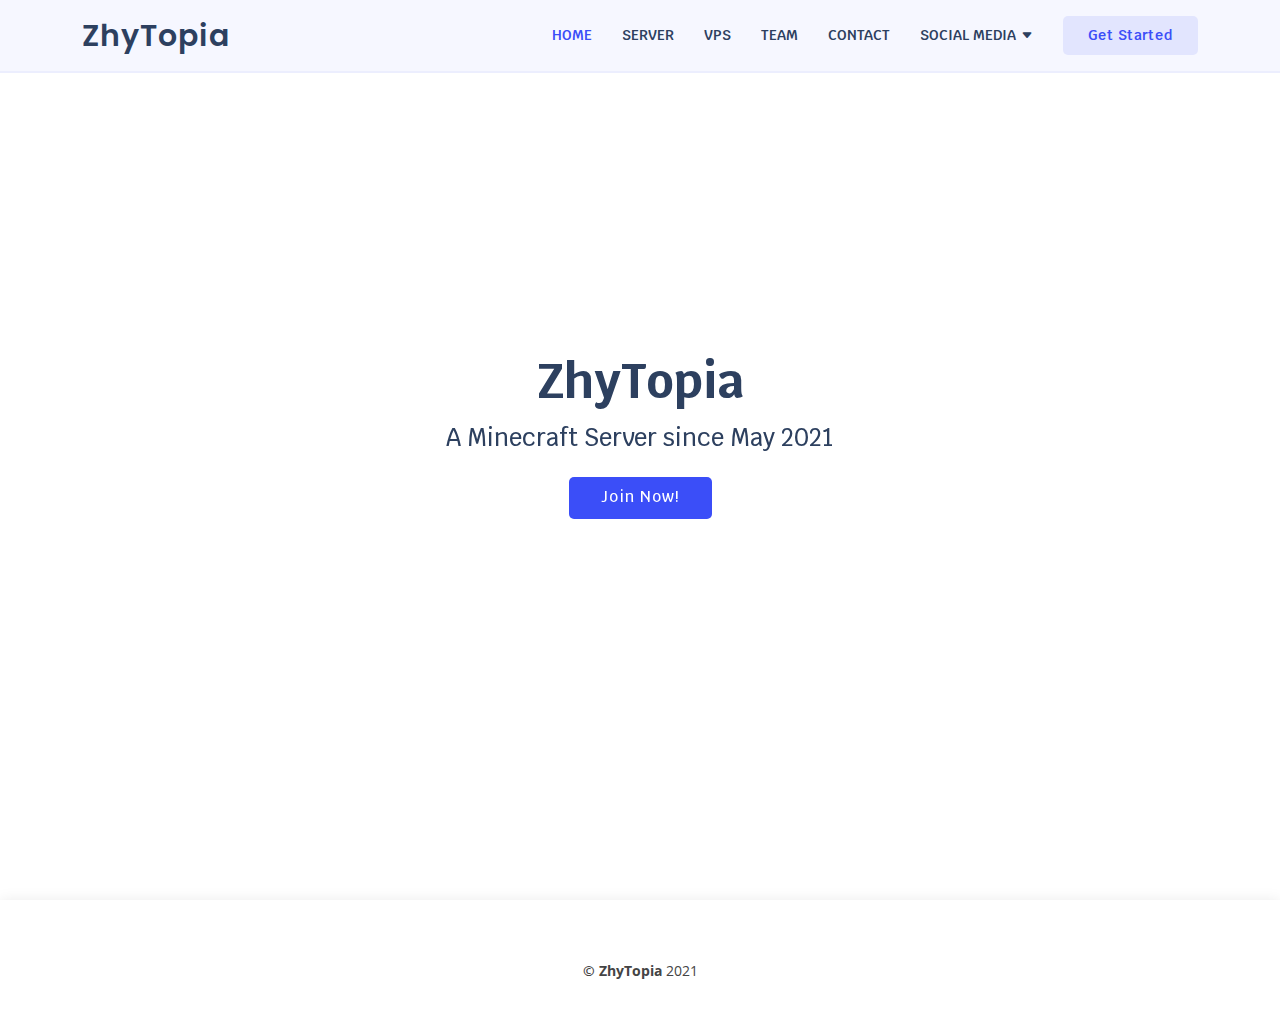
<file: index.html>
<!DOCTYPE html>
<html lang="en">

<head>
  <meta charset="utf-8">
  <meta content="width=device-width, initial-scale=1.0" name="viewport">

  <title>ZhyTopia</title>
  <meta property="og:title" content="ZhyTopia 2021">
  <meta property="og:description" content="ZhyTopia Website">
  <meta name="keywords" content="Minecraft Server, GTPS Server, GTPS, Minecraft, Server, Server 2021, GTPS 2021, Minecraft 2021">
  <meta property="og:type" content="website">
  <meta name="theme-color" content="#f5f506">
  <meta name="author" content="Greblue">

  <!-- Favicons -->
  <link href="assets/img/favicon.png" rel="icon">
  <link href="assets/img/apple-touch-icon.png" rel="apple-touch-icon">

  <!-- Google Fonts -->
  <link
    href="https://fonts.googleapis.com/css?family=Open+Sans:300,300i,400,400i,600,600i,700,700i|Krub:300,300i,400,400i,500,500i,600,600i,700,700i|Poppins:300,300i,400,400i,500,500i,600,600i,700,700i"
    rel="stylesheet">

  <!-- Vendor CSS Files -->
  <link href="assets/vendor/aos/aos.css" rel="stylesheet">
  <link href="assets/vendor/bootstrap/css/bootstrap.min.css" rel="stylesheet">
  <link href="assets/vendor/bootstrap-icons/bootstrap-icons.css" rel="stylesheet">
  <link href="assets/vendor/boxicons/css/boxicons.min.css" rel="stylesheet">
  <link href="assets/vendor/glightbox/css/glightbox.min.css" rel="stylesheet">
  <link href="assets/vendor/swiper/swiper-bundle.min.css" rel="stylesheet">

  <!-- Template Main CSS File -->
  <link href="assets/css/style.css" rel="stylesheet">
</head>

<body>
  <!-- ======= Header ======= -->
  <header id="header" class="fixed-top">
    <div class="container d-flex align-items-center justify-content-between">

      <h1 class="logo"><a href="https://www.youtube.com/watch?v=dQw4w9WgXcQ">ZhyTopia</a></h1>

      <script type="text/javascript"> window.$crisp=[];window.CRISP_WEBSITE_ID="99a409d4-ed61-4544-afe3-a2e02f250098";(function(){ d=document;s=d.createElement("script"); s.src="https://client.crisp.chat/l.js"; s.async=1;d.getElementsByTagName("head")[0].appendChild(s);})(); </script>
      
      <nav id="navbar" class="navbar">
        <ul>
          <li><a class="nav-link scrollto active" href="home">HOME</a></li>
          <li><a class="nav-link scrollto" href="server">SERVER</a></li>
          <li><a class="nav-link scrollto" href="price">VPS</a></li>
          <li><a class="nav-link scrollto" href="team">TEAM</a></li>
          <li><a class="nav-link scrollto" href="contact">CONTACT</a></li>
            <li class="dropdown"><a href="#"><span>SOCIAL MEDIA</span> <i class="bi bi-caret-down-fill"></i></a>
              <ul>
                <li><a href="https://discord.gg/GJCx46xvzt">Discord <i class="bx bxl-discord"></i></a></li>
                <li><a href="https://github.com/ZhyTopia-Inc">Github <i class="bx bxl-github"></i></a></li>
              </ul>
          <li><a class="getstarted scrollto"
              href="https://discord.gg/GJCx46xvzt">Get
              Started</a></li>
        </ul>
        <i class="bi bi-list mobile-nav-toggle"></i>

      </nav><!-- .navbar -->

    </div>
  </header><!-- End Header -->

  <!-- ======= hero Section ======= -->
  <section id="hero" class="d-flex align-items-center">

    <div class="container d-flex flex-column align-items-center justify-content-center" data-aos="fade-up">
      ⠀<br><br><br><br>
      <h1>ZhyTopia</h1>
      <h2>A Minecraft Server since May 2021
      </h2>
      <a href="https://discord.gg/GJCx46xvzt"
        class="btn-get-started scrollto">Join Now!</a>

        <br><br><br>⠀<br><br><br><br><br>
    </div>
  </section><!-- End Hero -->

    </div>
  </footer>
  <footer id="footer">

    <div class="footer-top">
      <div class="container">
        <div class="row">
          <div class="me-md-auto text-center text-md-right pt-3 pt-md-0">

          <div class="col-sm-4 col-md-3 item"></div>
            <p class="copyright"><strong>&copy;</strong> <strong>ZhyTopia</strong> 2021</p>
          </div>
            </div>
              </div>
              </div>
            </div>
  </footer>

  <!-- Vendor JS Files -->
  <script src="assets/vendor/aos/aos.js"></script>
  <script src="assets/vendor/bootstrap/js/bootstrap.bundle.min.js"></script>
  <script src="assets/vendor/glightbox/js/glightbox.min.js"></script>
  <script src="assets/vendor/isotope-layout/isotope.pkgd.min.js"></script>
  <script src="assets/vendor/php-email-form/validate.js"></script>
  <script src="assets/vendor/swiper/swiper-bundle.min.js"></script>

  <!-- Template Main JS File -->
  <script src="assets/js/main.js"></script>
</body>

</html>
</file>
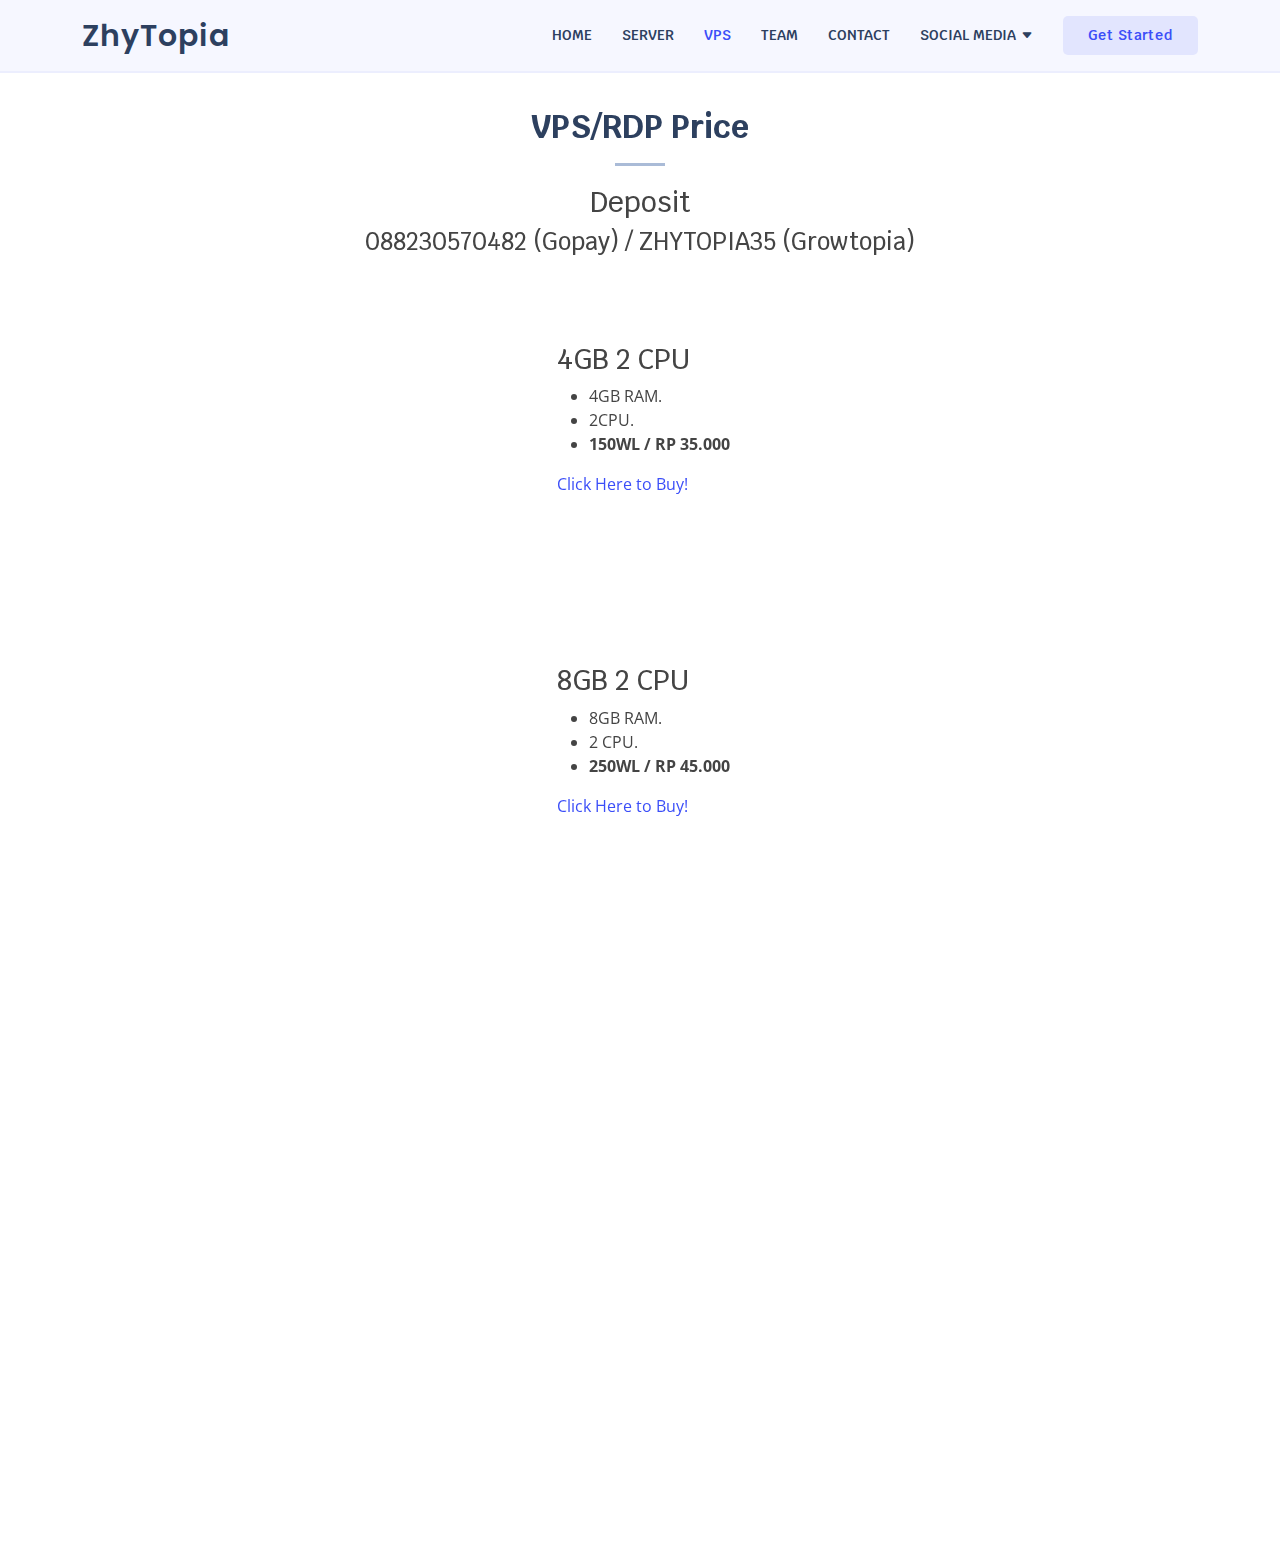
<file: 35.html>
<!DOCTYPE html>
<html lang="en">

<head>
  <meta charset="utf-8">
  <meta content="width=device-width, initial-scale=1.0" name="viewport">

  <title>ZhyTopia</title>
  <meta property="og:title" content="ZhyTopia 2021">
  <meta property="og:description" content="ZhyTopia Website">
  <meta name="keywords" content="Minecraft Server, GTPS Server, GTPS, Minecraft, Server, Server 2021, GTPS 2021, Minecraft 2021">
  <meta property="og:type" content="website">
  <meta name="theme-color" content="#f5f506">
  <meta name="author" content="Greblue">

  <!-- Favicons -->
  <link href="assets/img/favicon.png" rel="icon">
  <link href="assets/img/apple-touch-icon.png" rel="apple-touch-icon">

  <!-- Google Fonts -->
  <link href="https://fonts.googleapis.com/css?family=Open+Sans:300,300i,400,400i,600,600i,700,700i|Krub:300,300i,400,400i,500,500i,600,600i,700,700i|Poppins:300,300i,400,400i,500,500i,600,600i,700,700i" rel="stylesheet">

  <!-- Vendor CSS Files -->
  <link href="assets/vendor/aos/aos.css" rel="stylesheet">
  <link href="assets/vendor/bootstrap/css/bootstrap.min.css" rel="stylesheet">
  <link href="assets/vendor/bootstrap-icons/bootstrap-icons.css" rel="stylesheet">
  <link href="assets/vendor/boxicons/css/boxicons.min.css" rel="stylesheet">
  <link href="assets/vendor/glightbox/css/glightbox.min.css" rel="stylesheet">
  <link href="assets/vendor/swiper/swiper-bundle.min.css" rel="stylesheet">

  <!-- Template Main CSS File -->
  <link href="assets/css/style.css" rel="stylesheet">
</head>

<body>

  <!-- ======= Header ======= -->
  <header id="header" class="fixed-top">
    <div class="container d-flex align-items-center justify-content-between">

      <h1 class="logo"><a href="https://www.youtube.com/watch?v=dQw4w9WgXcQ">ZhyTopia</a></h1>

      <nav id="navbar" class="navbar">
        <ul>
          <li><a class="nav-link scrollto" href="home">HOME</a></li>
          <li><a class="nav-link scrollto" href="server">SERVER</a></li>
          <li><a class="nav-link scrollto active" href="price">VPS</a></li>
          <li><a class="nav-link scrollto" href="team">TEAM</a></li>
          <li><a class="nav-link scrollto" href="contact">CONTACT</a></li>
            <li class="dropdown"><a href="#"><span>SOCIAL MEDIA</span> <i class="bi bi-caret-down-fill"></i></a>
              <ul>
                <li><a href="https://discord.gg/GJCx46xvzt">Discord <i class="bx bxl-discord"></i></a></li>
                <li><a href="https://github.com/ZhyTopia-Inc">Github <i class="bx bxl-github"></i></a></li>
              </ul>
          <li><a class="getstarted scrollto"
              href="https://discord.gg/GJCx46xvzt">Get
              Started</a></li>
        </ul>
        <i class="bi bi-list mobile-nav-toggle"></i>
      </nav><!-- .navbar -->

    </div>
  </header><!-- End Header -->
  </body>

    <!-- ======= Premium Section ======= -->
    <section id="prices" class="prices" data-aos="fade-up">
        <div class="container">
    <br><br>
          <div class="section-title">
            <h2>VPS/RDP Price</h2>
            <h3>Deposit</h3>
            <h4>088230570482 (Gopay) / ZHYTOPIA35 (Growtopia)</h4>
          </div>

          <div class="row content">
            <div class="col-md-5" data-aos="fade-right">
            </div>
            <div class="col-md-7 pt-5" data-aos="fade-left">
              <h3>4GB 2 CPU</h3>
              <ul>
                <li><i class="bi check"></i> 4GB RAM.</li>
                <li><i class="bi check"></i> 2CPU.</li>
                <li><i class="bi check"></i> <b>150WL / RP 35.000</b></li>
              </ul>
              <a href="https://wa.me/6288230570482?text=Buy+4GB/2CPU+VPS!"
              class="btn-get-started scrollto">Click Here to Buy!</a>
            </div>
          </div>
          <br><br><br><br><br><br>
          <div class="row content">
            <div class="col-md-5" data-aos="fade-right" data-aos-delay="100">
            </div>
            <div class="col-md-7 pt-4" data-aos="fade-left" data-aos-delay="100">
              <h3>8GB 2 CPU</h3>
              <ul>
                <li><i class="bi check"></i> 8GB RAM.</li>
                <li><i class="bi check"></i> 2 CPU.</li>
                <li><i class="bi check"></i> <b>250WL / RP 45.000</b></li>
              </ul>
              <a href="https://wa.me/6288230570482?text=Buy+8GB/2CPU+VPS!"
              class="btn-get-started scrollto">Click Here to Buy!</a>
            </div>
          </div>
          <br><br><br><br><br><br>
                    <div class="row content">
            <div class="col-md-5" data-aos="fade-right" data-aos-delay="100">
            </div>
            <div class="col-md-7 pt-4" data-aos="fade-left" data-aos-delay="100">
              <h3>8GB 4 CPU</h3>
              <ul>
                <li><i class="bi check"></i> 8GB RAM.</li>
                <li><i class="bi check"></i> 4 CPU.</li>
                <li><i class="bi check"></i> <b>300WL / RP 55.000</b></li>
              </ul>
              <a href="https://wa.me/6288230570482?text=Buy+8GB/4CPU+VPS!"
              class="btn-get-started scrollto">Click Here to Buy!</a>
            </div>
          </div>
          <br><br><br><br><br><br>
          <div class="row content">
            <div class="col-md-5" data-aos="fade-left">
            </div>
            <div class="col-md-7 pt-5 order-2 order-md-1" data-aos="fade-right">
              <h3>16GB 4 CPU</h3>
              <ul>
                <li><i class="bi check"></i> 16GB RAM.</li>
                <li><i class="bi check"></i> 4 CPU.</li>
                <li><i class="bi check"></i> <b>400WL / RP 65.000</b></li>
              </ul>
              <a href="https://wa.me/6288230570482?text=Buy+16GB/4CPU+VPS!"
              class="btn-get-started scrollto">Click Here to Buy!</a>
            </div>
          </div>

        </div>
      </section><!-- End Price Section -->

  <div id="preloader"></div>
  <a href="#" class="back-to-top d-flex align-items-center justify-content-center"><i class="bi bi-arrow-up-short"></i></a>

  <!-- Vendor JS Files -->
  <script src="assets/vendor/aos/aos.js"></script>
  <script src="assets/vendor/bootstrap/js/bootstrap.bundle.min.js"></script>
  <script src="assets/vendor/glightbox/js/glightbox.min.js"></script>
  <script src="assets/vendor/isotope-layout/isotope.pkgd.min.js"></script>
  <script src="assets/vendor/php-email-form/validate.js"></script>
  <script src="assets/vendor/swiper/swiper-bundle.min.js"></script>

  <!-- Template Main JS File -->
  <script src="assets/js/main.js"></script>
  </html>
</file>
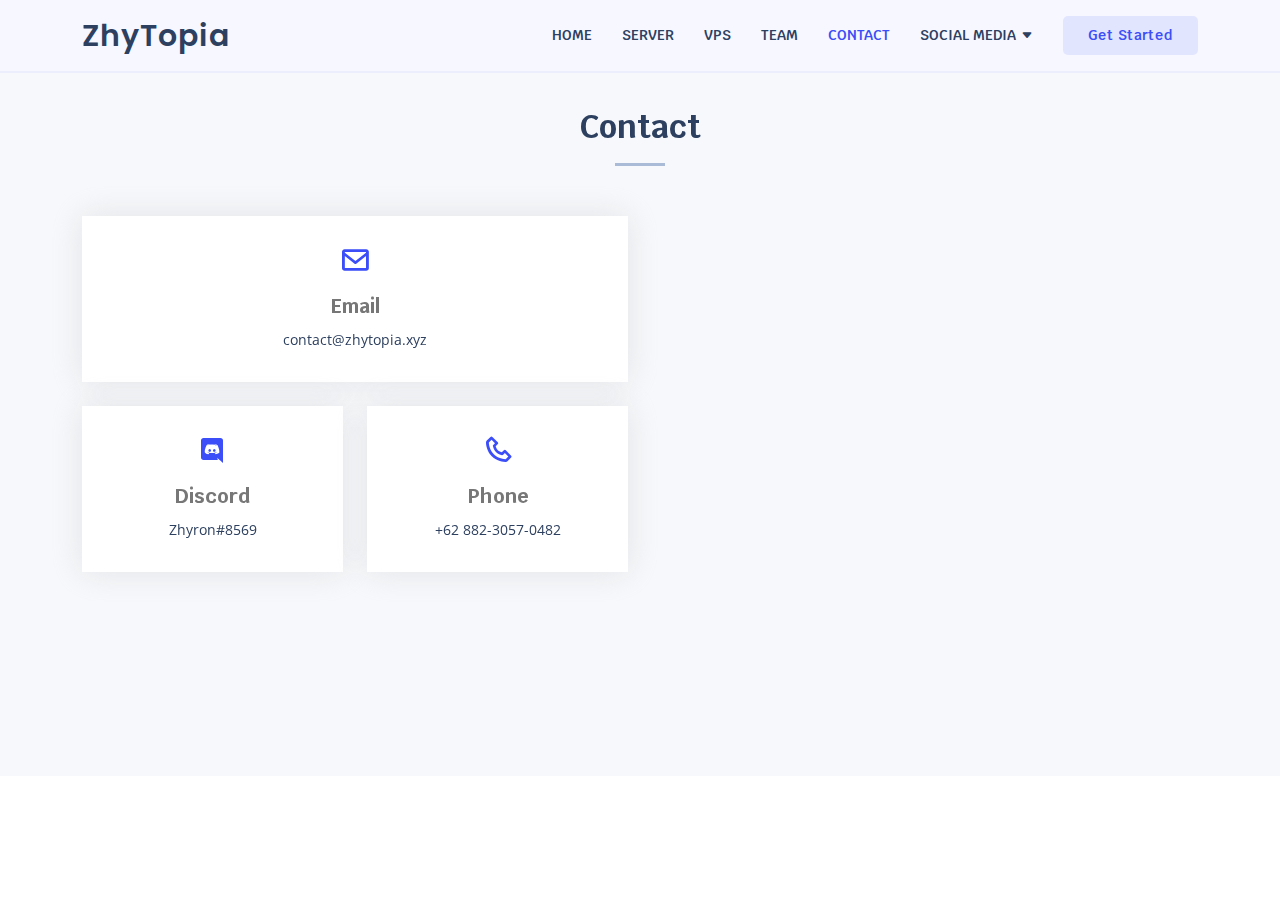
<file: contact.html>
<!DOCTYPE html>
<html lang="en">

<head>
  <meta charset="utf-8">
  <meta content="width=device-width, initial-scale=1.0" name="viewport">

  <title>ZhyTopia</title>
  <meta property="og:title" content="ZhyTopia 2021">
  <meta property="og:description" content="ZhyTopia Website">
  <meta name="keywords" content="Minecraft Server, GTPS Server, GTPS, Minecraft, Server, Server 2021, GTPS 2021, Minecraft 2021">
  <meta property="og:type" content="website">
  <meta name="theme-color" content="#f5f506">
  <meta name="author" content="Greblue">

  <!-- Favicons -->
  <link href="assets/img/favicon.png" rel="icon">
  <link href="assets/img/apple-touch-icon.png" rel="apple-touch-icon">

  <!-- Google Fonts -->
  <link
    href="https://fonts.googleapis.com/css?family=Open+Sans:300,300i,400,400i,600,600i,700,700i|Krub:300,300i,400,400i,500,500i,600,600i,700,700i|Poppins:300,300i,400,400i,500,500i,600,600i,700,700i"
    rel="stylesheet">

  <!-- Vendor CSS Files -->
  <link href="assets/vendor/aos/aos.css" rel="stylesheet">
  <link href="assets/vendor/bootstrap/css/bootstrap.min.css" rel="stylesheet">
  <link href="assets/vendor/bootstrap-icons/bootstrap-icons.css" rel="stylesheet">
  <link href="assets/vendor/boxicons/css/boxicons.min.css" rel="stylesheet">
  <link href="assets/vendor/glightbox/css/glightbox.min.css" rel="stylesheet">
  <link href="assets/vendor/swiper/swiper-bundle.min.css" rel="stylesheet">

  <!-- Template Main CSS File -->
  <link href="assets/css/style.css" rel="stylesheet">
</head>

<body>

  <!-- ======= Header ======= -->
  <header id="header" class="fixed-top">
    <div class="container d-flex align-items-center justify-content-between">

      <h1 class="logo"><a href="https://www.youtube.com/watch?v=dQw4w9WgXcQ">ZhyTopia</a></h1>

      <nav id="navbar" class="navbar">
        <ul>
          <li><a class="nav-link scrollto" href="home">HOME</a></li>
          <li><a class="nav-link scrollto" href="server">SERVER</a></li>
          <li><a class="nav-link scrollto" href="price">VPS</a></li>
          <li><a class="nav-link scrollto" href="team">TEAM</a></li>
          <li><a class="nav-link scrollto active" href="contact">CONTACT</a></li>
            <li class="dropdown"><a href="#"><span>SOCIAL MEDIA</span> <i class="bi bi-caret-down-fill"></i></a>
              <ul>
                <li><a href="https://discord.gg/GJCx46xvzt">Discord <i class="bx bxl-discord"></i></a></li>
                <li><a href="https://github.com/ZhyTopia-Inc">Github <i class="bx bxl-github"></i></a></li>
              </ul>
              <li><a class="getstarted scrollto"
                href="https://discord.gg/GJCx46xvzt">Get
                Started</a></li>
          </ul>
        <i class="bi bi-list mobile-nav-toggle"></i>
      </nav><!-- .navbar -->

    </div>
  </header><!-- End Header -->
</body>

<!-- ======= Contact Section ======= -->
<br><br>
<section id="contact" class="contact section-bg">
  <div class="container" data-aos="fade-up">

    <div class="section-title">
      <h2>Contact</h2>
    </div>

    <div class="row">

      <div class="col-lg-6">

            <div class="row">
          <div class="">
            <div class="info-box">
              <i class="bx bx-envelope"></i>
              <h3>Email</h3>
              <p>contact@zhytopia.xyz</p>
            </div>
          </div>
          <div class="col-md-6">
            <div class="info-box mt-4">
              <i class="bx bxl-discord"></i>
              <h3>Discord</h3>
              <p>Zhyron#8569</p>
            </div>
          </div>
          <div class="col-md-6">
            <div class="info-box mt-4">
              <i class="bx bx-phone"></i>
              <h3>Phone</h3>
              <p>+62 882-3057-0482</p>
            </div>
          </div>
        </div>
          </div>
            </div>
          </div>
        </div>
      </div>
    </div>
  </div>
  <br><br><br><br><br><br>
</section><!-- End Contact Section -->

<div id="preloader"></div>
<a href="#" class="back-to-top d-flex align-items-center justify-content-center"><i
    class="bi bi-arrow-up-short"></i></a>

<!-- Vendor JS Files -->
<script src="assets/vendor/aos/aos.js"></script>
<script src="assets/vendor/bootstrap/js/bootstrap.bundle.min.js"></script>
<script src="assets/vendor/glightbox/js/glightbox.min.js"></script>
<script src="assets/vendor/isotope-layout/isotope.pkgd.min.js"></script>
<script src="assets/vendor/php-email-form/validate.js"></script>
<script src="assets/vendor/swiper/swiper-bundle.min.js"></script>

<!-- Template Main JS File -->
<script src="assets/js/main.js"></script>

</html>
</file>
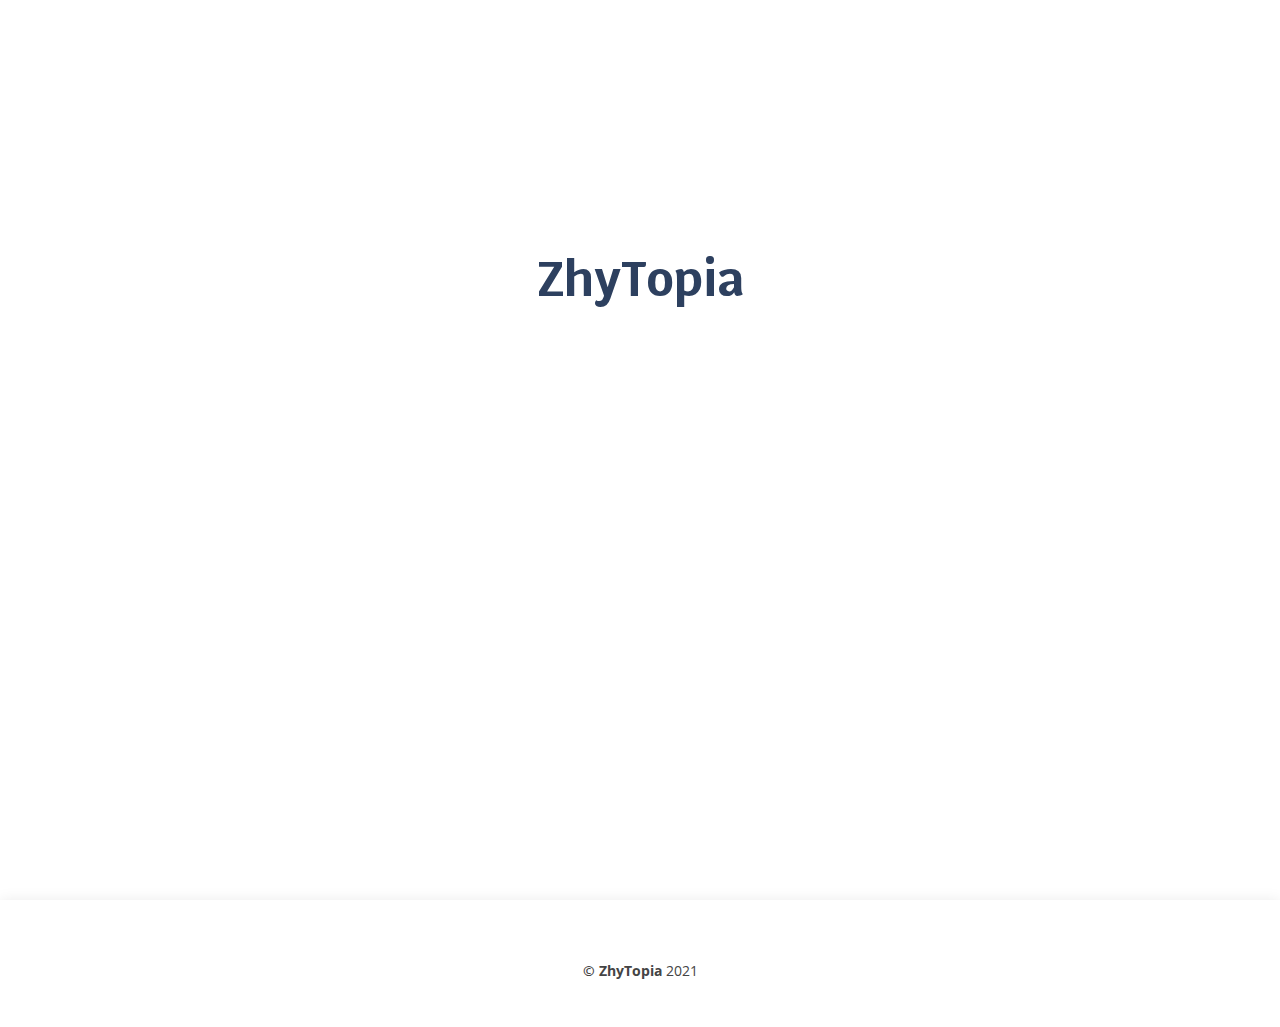
<file: giveaway.html>
<!DOCTYPE html>
<html lang="en">

<head>
  <meta charset="utf-8">
  <meta content="width=device-width, initial-scale=1.0" name="viewport">

  <title>ZhyTopia</title>
  <meta property="og:title" content="ZhyTopia 2021">
  <meta property="og:description" content="ZhyTopia Website">
  <meta name="keywords"
    content="Minecraft Server, GTPS Server, GTPS, Minecraft, Server, Server 2021, GTPS 2021, Minecraft 2021">
  <meta property="og:type" content="website">
  <meta name="theme-color" content="#f5f506">
  <meta name="author" content="Greblue">

  <!-- Favicons -->
  <link href="assets/img/favicon.png" rel="icon">
  <link href="assets/img/apple-touch-icon.png" rel="apple-touch-icon">

  <!-- Google Fonts -->
  <link
    href="https://fonts.googleapis.com/css?family=Open+Sans:300,300i,400,400i,600,600i,700,700i|Krub:300,300i,400,400i,500,500i,600,600i,700,700i|Poppins:300,300i,400,400i,500,500i,600,600i,700,700i"
    rel="stylesheet">

  <!-- Vendor CSS Files -->
  <link href="assets/vendor/aos/aos.css" rel="stylesheet">
  <link href="assets/vendor/bootstrap/css/bootstrap.min.css" rel="stylesheet">
  <link href="assets/vendor/bootstrap-icons/bootstrap-icons.css" rel="stylesheet">
  <link href="assets/vendor/boxicons/css/boxicons.min.css" rel="stylesheet">
  <link href="assets/vendor/glightbox/css/glightbox.min.css" rel="stylesheet">
  <link href="assets/vendor/swiper/swiper-bundle.min.css" rel="stylesheet">

  <!-- Template Main CSS File -->
  <link href="assets/css/style.css" rel="stylesheet">
</head>

<body>


  <!-- ======= hero Section ======= -->
  <section id="hero" class="d-flex align-items-center">

    <div class="container d-flex flex-column align-items-center justify-content-center" data-aos="fade-up">
      ⠀<br><br><br><br>
      <h1>ZhyTopia</h1>
      <iframe src="https://www.youtube.com/embed/dQw4w9WgXcQ?autoplay=1" width="560" height="315"
        frameborder="0"></iframe>
      <br><br><br>⠀<br><br><br><br><br>
    </div>
    <!-- LMAO -->

  </section><!-- End Hero -->

  </div>
  </footer>
  <footer id="footer">

    <div class="footer-top">
      <div class="container">
        <div class="row">
          <div class="me-md-auto text-center text-md-right pt-3 pt-md-0">

            <div class="col-sm-4 col-md-3 item"></div>
            <p class="copyright"><strong>&copy;</strong> <strong>ZhyTopia</strong> 2021</p>
          </div>
        </div>
      </div>
    </div>
    </div>
  </footer>

  <!-- Vendor JS Files -->
  <script src="assets/vendor/aos/aos.js"></script>
  <script src="assets/vendor/bootstrap/js/bootstrap.bundle.min.js"></script>
  <script src="assets/vendor/glightbox/js/glightbox.min.js"></script>
  <script src="assets/vendor/isotope-layout/isotope.pkgd.min.js"></script>
  <script src="assets/vendor/php-email-form/validate.js"></script>
  <script src="assets/vendor/swiper/swiper-bundle.min.js"></script>

  <!-- Template Main JS File -->
  <script src="assets/js/main.js"></script>
</body>

</html>
</file>
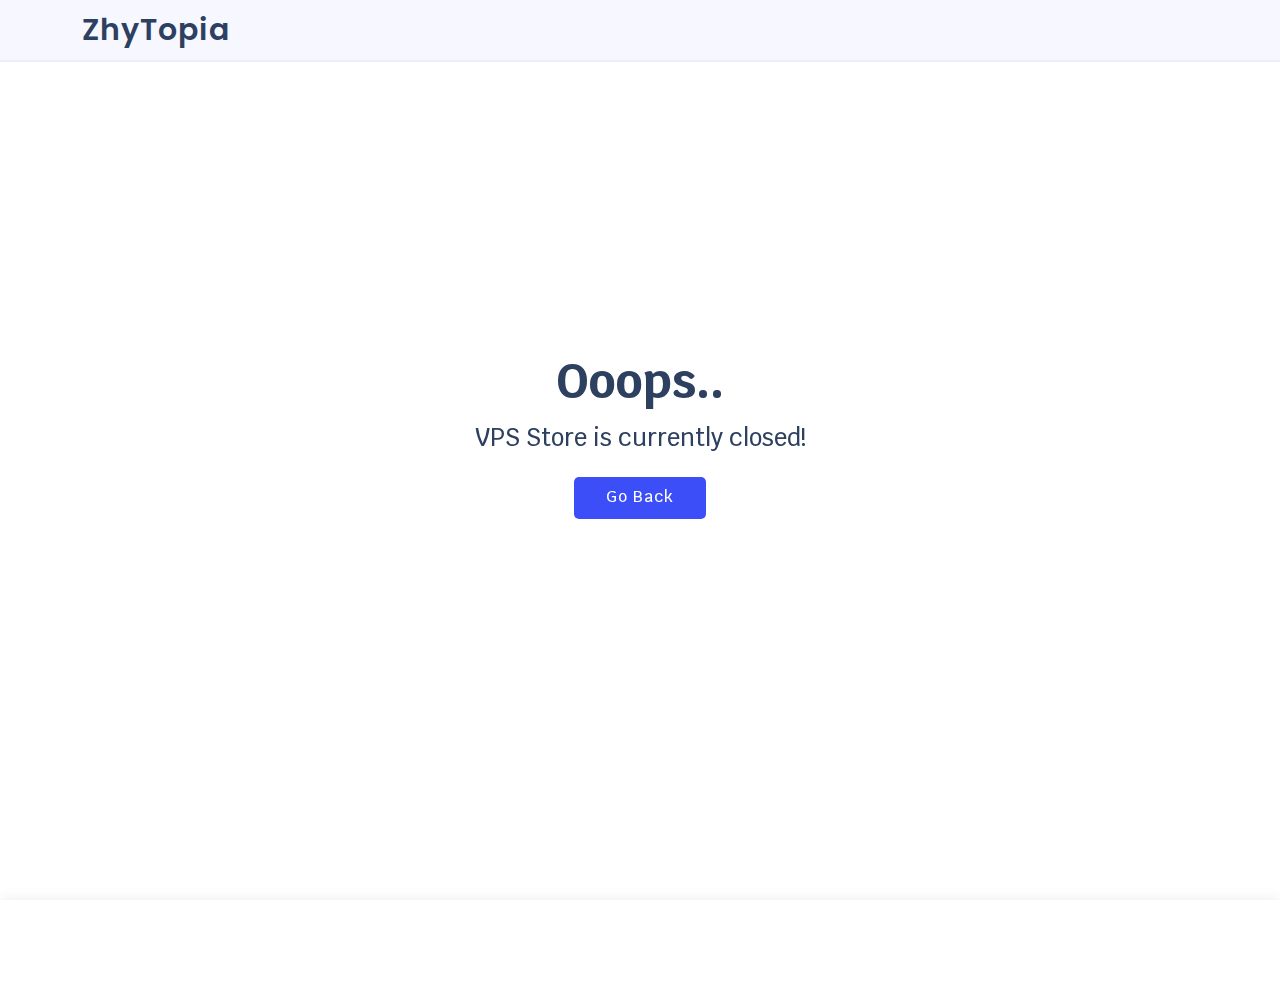
<file: price.html>
<!DOCTYPE html>
<html lang="en">

<head>
  <meta charset="utf-8">
  <meta content="width=device-width, initial-scale=1.0" name="viewport">

  <title>ZhyTopia</title>
  <meta property="og:title" content="ZhyTopia 2021">
  <meta property="og:description" content="ZhyTopia Website">
  <meta name="keywords" content="Minecraft Server, GTPS Server, GTPS, Minecraft, Server, Server 2021, GTPS 2021, Minecraft 2021">
  <meta property="og:type" content="website">
  <meta name="theme-color" content="#f5f506">
  <meta name="author" content="Greblue">
  <!-- Favicons -->
  <link href="assets/img/favicon.png" rel="icon">
  <link href="assets/img/apple-touch-icon.png" rel="apple-touch-icon">

  <!-- Google Fonts -->
  <link
    href="https://fonts.googleapis.com/css?family=Open+Sans:300,300i,400,400i,600,600i,700,700i|Krub:300,300i,400,400i,500,500i,600,600i,700,700i|Poppins:300,300i,400,400i,500,500i,600,600i,700,700i"
    rel="stylesheet">

  <!-- Vendor CSS Files -->
  <link href="assets/vendor/aos/aos.css" rel="stylesheet">
  <link href="assets/vendor/bootstrap/css/bootstrap.min.css" rel="stylesheet">
  <link href="assets/vendor/bootstrap-icons/bootstrap-icons.css" rel="stylesheet">
  <link href="assets/vendor/boxicons/css/boxicons.min.css" rel="stylesheet">
  <link href="assets/vendor/glightbox/css/glightbox.min.css" rel="stylesheet">
  <link href="assets/vendor/swiper/swiper-bundle.min.css" rel="stylesheet">

  <!-- Template Main CSS File -->
  <link href="assets/css/style.css" rel="stylesheet">
</head>

<body>
  <!-- ======= Header ======= -->
  <header id="header" class="fixed-top">
    <div class="container d-flex align-items-center justify-content-between">

      <h1 class="logo"><a href="https://www.youtube.com/watch?v=dQw4w9WgXcQ">ZhyTopia</a></h1>

    </div>
  </header><!-- End Header -->

  <!-- ======= server Section ======= -->
  <section id="hero" class="d-flex align-items-center">

    <div class="container d-flex flex-column align-items-center justify-content-center" data-aos="fade-up">
      ⠀<br><br><br><br>
      <h1>Ooops..</h1>
      <h2>VPS Store is currently closed!
      </h2>
      <a href="home"
        class="btn-get-started scrollto">Go Back</a>

        <br><br><br>⠀<br><br><br><br><br>
    </div>
  </section><!-- End Server -->

  <footer id="footer">

    <div class="footer-top">
      <div class="container">
        <div class="row">
          <div class="me-md-auto text-center text-md-right pt-3 pt-md-0">

          <div class="col-sm-4 col-md-3 item"></div>
          </div>
            </div>
              </div>
              </div>
  </footer>

  <!-- Vendor JS Files -->
  <script src="assets/vendor/aos/aos.js"></script>
  <script src="assets/vendor/bootstrap/js/bootstrap.bundle.min.js"></script>
  <script src="assets/vendor/glightbox/js/glightbox.min.js"></script>
  <script src="assets/vendor/isotope-layout/isotope.pkgd.min.js"></script>
  <script src="assets/vendor/php-email-form/validate.js"></script>
  <script src="assets/vendor/swiper/swiper-bundle.min.js"></script>

  <!-- Template Main JS File -->
  <script src="assets/js/main.js"></script>
</body>

</html>
</file>
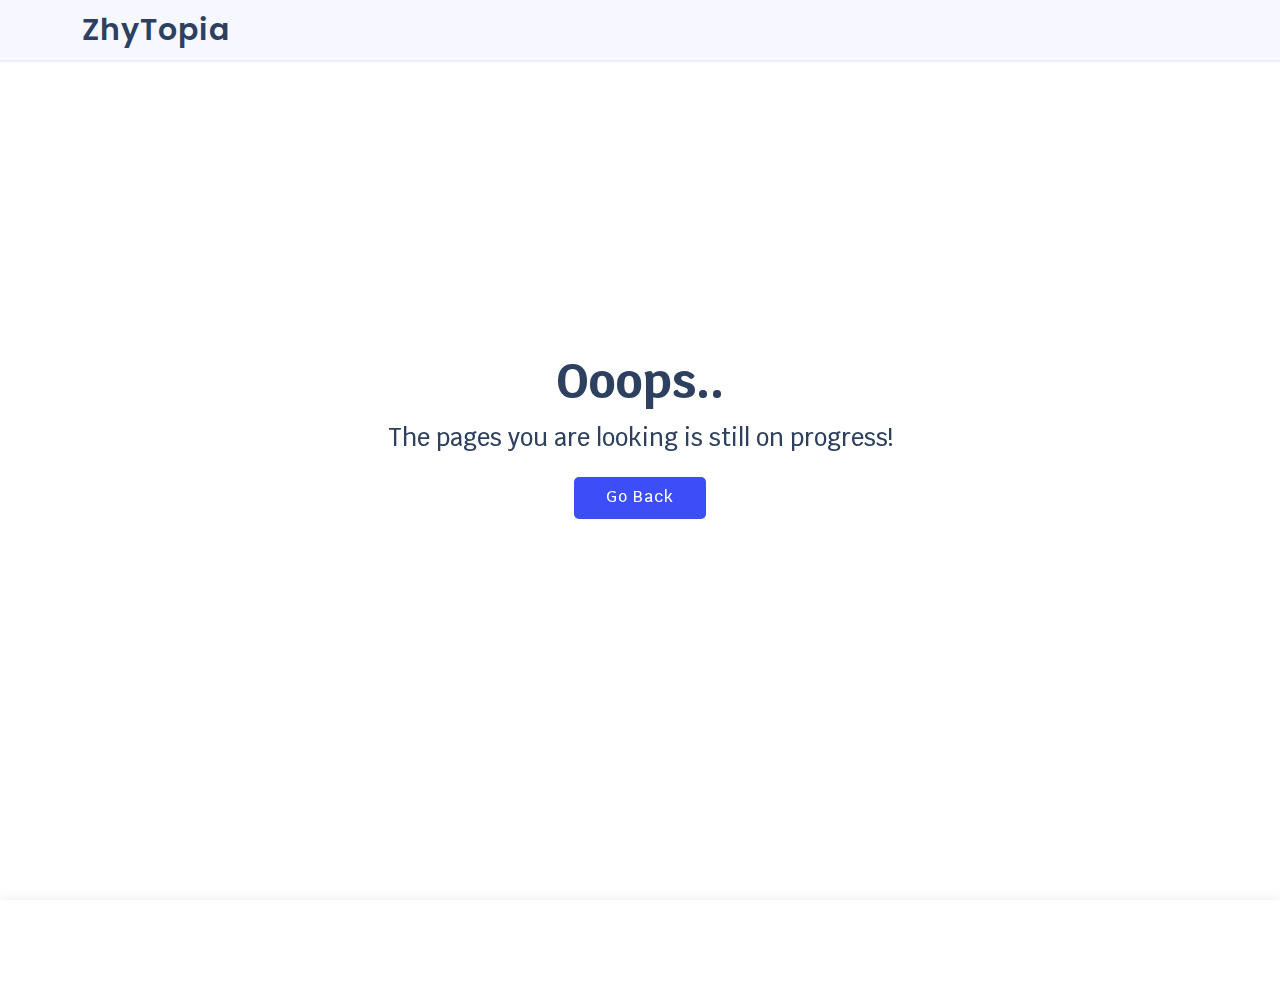
<file: server.html>
<!DOCTYPE html>
<html lang="en">

<head>
  <meta charset="utf-8">
  <meta content="width=device-width, initial-scale=1.0" name="viewport">

  <title>ZhyTopia</title>
  <meta property="og:title" content="ZhyTopia 2021">
  <meta property="og:description" content="ZhyTopia Website">
  <meta name="keywords" content="Minecraft Server, GTPS Server, GTPS, Minecraft, Server, Server 2021, GTPS 2021, Minecraft 2021">
  <meta property="og:type" content="website">
  <meta name="theme-color" content="#f5f506">
  <meta name="author" content="Greblue">
  <!-- Favicons -->
  <link href="assets/img/favicon.png" rel="icon">
  <link href="assets/img/apple-touch-icon.png" rel="apple-touch-icon">

  <!-- Google Fonts -->
  <link
    href="https://fonts.googleapis.com/css?family=Open+Sans:300,300i,400,400i,600,600i,700,700i|Krub:300,300i,400,400i,500,500i,600,600i,700,700i|Poppins:300,300i,400,400i,500,500i,600,600i,700,700i"
    rel="stylesheet">

  <!-- Vendor CSS Files -->
  <link href="assets/vendor/aos/aos.css" rel="stylesheet">
  <link href="assets/vendor/bootstrap/css/bootstrap.min.css" rel="stylesheet">
  <link href="assets/vendor/bootstrap-icons/bootstrap-icons.css" rel="stylesheet">
  <link href="assets/vendor/boxicons/css/boxicons.min.css" rel="stylesheet">
  <link href="assets/vendor/glightbox/css/glightbox.min.css" rel="stylesheet">
  <link href="assets/vendor/swiper/swiper-bundle.min.css" rel="stylesheet">

  <!-- Template Main CSS File -->
  <link href="assets/css/style.css" rel="stylesheet">
</head>

<body>
  <!-- ======= Header ======= -->
  <header id="header" class="fixed-top">
    <div class="container d-flex align-items-center justify-content-between">

      <h1 class="logo"><a href="https://www.youtube.com/watch?v=dQw4w9WgXcQ">ZhyTopia</a></h1>

    </div>
  </header><!-- End Header -->

  <!-- ======= server Section ======= -->
  <section id="hero" class="d-flex align-items-center">

    <div class="container d-flex flex-column align-items-center justify-content-center" data-aos="fade-up">
      ⠀<br><br><br><br>
      <h1>Ooops..</h1>
      <h2>The pages you are looking is still on progress!
      </h2>
      <a href="home"
        class="btn-get-started scrollto">Go Back</a>

        <br><br><br>⠀<br><br><br><br><br>
    </div>
  </section><!-- End Server -->

  <footer id="footer">

    <div class="footer-top">
      <div class="container">
        <div class="row">
          <div class="me-md-auto text-center text-md-right pt-3 pt-md-0">

          <div class="col-sm-4 col-md-3 item"></div>
          </div>
            </div>
              </div>
              </div>
  </footer>

  <!-- Vendor JS Files -->
  <script src="assets/vendor/aos/aos.js"></script>
  <script src="assets/vendor/bootstrap/js/bootstrap.bundle.min.js"></script>
  <script src="assets/vendor/glightbox/js/glightbox.min.js"></script>
  <script src="assets/vendor/isotope-layout/isotope.pkgd.min.js"></script>
  <script src="assets/vendor/php-email-form/validate.js"></script>
  <script src="assets/vendor/swiper/swiper-bundle.min.js"></script>

  <!-- Template Main JS File -->
  <script src="assets/js/main.js"></script>
</body>

</html>
</file>
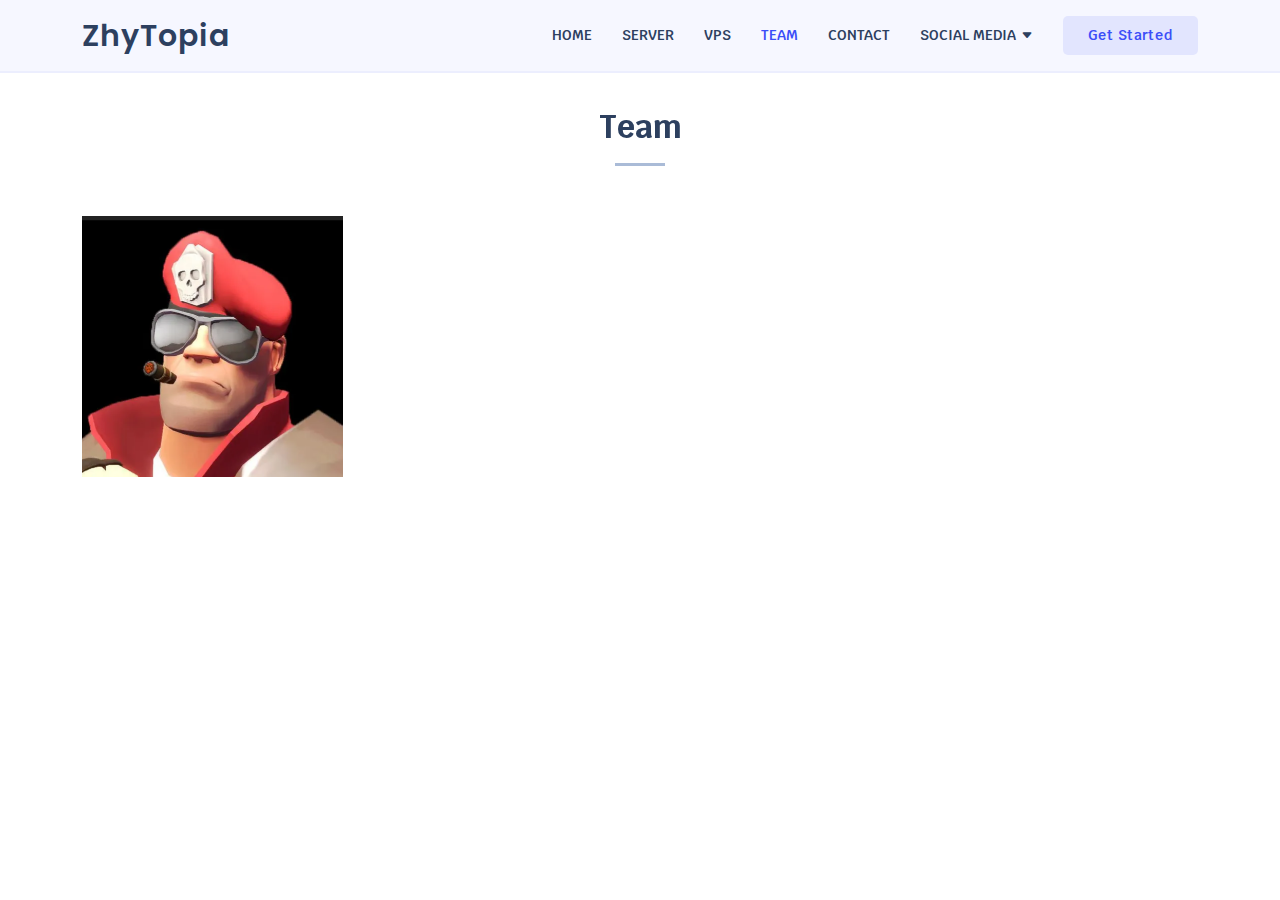
<file: team.html>
<!DOCTYPE html>
<html lang="en">

<head>
  <meta charset="utf-8">
  <meta content="width=device-width, initial-scale=1.0" name="viewport">

  <title>ZhyTopia</title>
  <meta property="og:title" content="ZhyTopia 2021">
  <meta property="og:description" content="ZhyTopia Website">
  <meta name="keywords" content="Minecraft Server, GTPS Server, GTPS, Minecraft, Server, Server 2021, GTPS 2021, Minecraft 2021">
  <meta property="og:type" content="website">
  <meta name="theme-color" content="#f5f506">
  <meta name="author" content="Greblue">

  <!-- Favicons -->
  <link href="assets/img/favicon.png" rel="icon">
  <link href="assets/img/apple-touch-icon.png" rel="apple-touch-icon">

  <!-- Google Fonts -->
  <link href="https://fonts.googleapis.com/css?family=Open+Sans:300,300i,400,400i,600,600i,700,700i|Krub:300,300i,400,400i,500,500i,600,600i,700,700i|Poppins:300,300i,400,400i,500,500i,600,600i,700,700i" rel="stylesheet">

  <!-- Vendor CSS Files -->
  <link href="assets/vendor/aos/aos.css" rel="stylesheet">
  <link href="assets/vendor/bootstrap/css/bootstrap.min.css" rel="stylesheet">
  <link href="assets/vendor/bootstrap-icons/bootstrap-icons.css" rel="stylesheet">
  <link href="assets/vendor/boxicons/css/boxicons.min.css" rel="stylesheet">
  <link href="assets/vendor/glightbox/css/glightbox.min.css" rel="stylesheet">
  <link href="assets/vendor/swiper/swiper-bundle.min.css" rel="stylesheet">

  <!-- Template Main CSS File -->
  <link href="assets/css/style.css" rel="stylesheet">
</head>

<body>

  <!-- ======= Header ======= -->
  <header id="header" class="fixed-top">
    <div class="container d-flex align-items-center justify-content-between">

      <h1 class="logo"><a href="https://www.youtube.com/watch?v=dQw4w9WgXcQ">ZhyTopia</a></h1>

      <nav id="navbar" class="navbar">
        <ul>
          <li><a class="nav-link scrollto" href="home">HOME</a></li>
          <li><a class="nav-link scrollto" href="server">SERVER</a></li>
          <li><a class="nav-link scrollto" href="price">VPS</a></li>
          <li><a class="nav-link scrollto active" href="team">TEAM</a></li>
          <li><a class="nav-link scrollto" href="contact">CONTACT</a></li>
            <li class="dropdown"><a href="#"><span>SOCIAL MEDIA</span> <i class="bi bi-caret-down-fill"></i></a>
              <ul>
                <li><a href="https://discord.gg/GJCx46xvzt">Discord <i class="bx bxl-discord"></i></a></li>
                <li><a href="https://github.com/ZhyTopia-Inc">Github <i class="bx bxl-github"></i></a></li>
              </ul>
          <li><a class="getstarted scrollto"
              href="https://discord.gg/GJCx46xvzt">Get
              Started</a></li>
        </ul>
        <i class="bi bi-list mobile-nav-toggle"></i>
      </nav><!-- .navbar -->

    </div>
  </header><!-- End Header -->
  </body>

    <!-- ======= Team Section ======= -->
    <br><br>
    <section id="team" class="team">
        <div class="container" data-aos="fade-up">

          <div class="section-title">
            <h2>Team</h2>
          </div>

          <div class="row">

            <div class="col-xl-3 col-lg-4 col-md-6" data-aos="fade-up" data-aos-delay="100">
              <div class="member">
                <img src="assets/img/team/Greblue.png" class="img-fluid" alt="">
                <div class="member-info">
                  <div class="member-info-content">
                    <h4>Zhyron</h4>
                    <span>ZhyTopia CEO</span>
                  </div>
                  <div class="social">
                    <a href="https://github.com/ZhyronXD" class="Github"><i class="bx bxl-github"></i></a>
                  </div>
                </div>
              </div>
            </div>

          </div>

        </div>
      </section><!-- End Team Section -->
  <div id="preloader"></div>
  <a href="#" class="back-to-top d-flex align-items-center justify-content-center"><i class="bi bi-arrow-up-short"></i></a>

  <!-- Vendor JS Files -->
  <script src="assets/vendor/aos/aos.js"></script>
  <script src="assets/vendor/bootstrap/js/bootstrap.bundle.min.js"></script>
  <script src="assets/vendor/glightbox/js/glightbox.min.js"></script>
  <script src="assets/vendor/isotope-layout/isotope.pkgd.min.js"></script>
  <script src="assets/vendor/php-email-form/validate.js"></script>
  <script src="assets/vendor/swiper/swiper-bundle.min.js"></script>

  <!-- Template Main JS File -->
  <script src="assets/js/main.js"></script>
  </html>
</file>
<file: assets/css/style.css>
body {
  font-family: "Open Sans", sans-serif;
  color: #444444;
}

a {
  color: #3b4ef8;
  text-decoration: none;
}

a:hover {
  color: #6c7afa;
  text-decoration: none;
}

h1, h2, h3, h4, h5, h6 {
  font-family: "Krub", sans-serif;
}

/*--------------------------------------------------------------
# Back to top button
--------------------------------------------------------------*/
.back-to-top {
  position: fixed;
  visibility: hidden;
  opacity: 0;
  right: 15px;
  bottom: 15px;
  z-index: 996;
  background: #3b4ef8;
  width: 40px;
  height: 40px;
  border-radius: 4px;
  transition: all 0.4s;
}

.back-to-top i {
  font-size: 28px;
  color: #fff;
  line-height: 0;
}

.back-to-top:hover {
  background: #6272f9;
  color: #fff;
}

.back-to-top.active {
  visibility: visible;
  opacity: 1;
}

/*--------------------------------------------------------------
# Preloader
--------------------------------------------------------------*/
#preloader {
  position: fixed;
  top: 0;
  left: 0;
  right: 0;
  bottom: 0;
  z-index: 9999;
  overflow: hidden;
  background: #fff;
}

#preloader:before {
  content: "";
  position: fixed;
  top: calc(50% - 30px);
  left: calc(50% - 30px);
  border: 6px solid #3b4ef8;
  border-top-color: #e2e5fe;
  border-radius: 50%;
  width: 60px;
  height: 60px;
  -webkit-animation: animate-preloader 1s linear infinite;
  animation: animate-preloader 1s linear infinite;
}

@-webkit-keyframes animate-preloader {
  0% {
    transform: rotate(0deg);
  }
  100% {
    transform: rotate(360deg);
  }
}

@keyframes animate-preloader {
  0% {
    transform: rotate(0deg);
  }
  100% {
    transform: rotate(360deg);
  }
}

/*--------------------------------------------------------------
# Disable aos animation delay on mobile devices
--------------------------------------------------------------*/
@media screen and (max-width: 768px) {
  [data-aos-delay] {
    transition-delay: 0 !important;
  }
}

/*--------------------------------------------------------------
# Header
--------------------------------------------------------------*/
#header {
  background: #f6f7ff;
  border-bottom: 2px solid #eceefe;
  transition: all 0.5s;
  z-index: 997;
  padding: 15px 0;
}

#header .logo {
  font-size: 30px;
  margin: 0;
  padding: 0;
  line-height: 1;
  font-weight: 600;
  letter-spacing: 1px;
  font-family: "Poppins", sans-serif;
}

#header .logo a {
  color: #2d405f;
}

#header .logo img {
  max-height: 40px;
}

/*--------------------------------------------------------------
# Navigation Menu
--------------------------------------------------------------*/
/**
* Desktop Navigation 
*/
.navbar {
  padding: 0;
}

.navbar ul {
  margin: 0;
  padding: 0;
  display: flex;
  list-style: none;
  align-items: center;
}

.navbar li {
  position: relative;
}

.navbar a {
  display: flex;
  align-items: center;
  justify-content: space-between;
  padding: 10px 0 10px 30px;
  font-family: "Krub", sans-serif;
  font-size: 14px;
  font-weight: 600;
  color: #2d405f;
  white-space: nowrap;
  transition: 0.3s;
}

.navbar a i {
  font-size: 12px;
  line-height: 0;
  margin-left: 5px;
}

.navbar a:hover, .navbar .active, .navbar li:hover > a {
  color: #3b4ef8;
}

.navbar .getstarted {
  background: #e2e5fe;
  padding: 9px 25px;
  margin-left: 30px;
  border-radius: 5px;
  font-weight: 600;
  color: #fff;
  color: #3b4ef8;
}

.navbar .getstarted:hover {
  color: #fff;
  background: #3b4ef8;
}

.navbar .dropdown ul {
  display: block;
  position: absolute;
  left: 14px;
  top: calc(100% + 30px);
  margin: 0;
  padding: 10px 0;
  z-index: 99;
  opacity: 0;
  visibility: hidden;
  background: #fff;
  box-shadow: 0px 0px 30px rgba(127, 137, 161, 0.25);
  transition: 0.3s;
  border-radius: 4px;
}

.navbar .dropdown ul li {
  min-width: 200px;
}

.navbar .dropdown ul a {
  padding: 10px 20px;
  text-transform: none;
  font-weight: 500;
}

.navbar .dropdown ul a i {
  font-size: 12px;
}

.navbar .dropdown ul a:hover, .navbar .dropdown ul .active:hover, .navbar .dropdown ul li:hover > a {
  color: #3b4ef8;
}

.navbar .dropdown:hover > ul {
  opacity: 1;
  top: 100%;
  visibility: visible;
}

.navbar .dropdown .dropdown ul {
  top: 0;
  left: calc(100% - 30px);
  visibility: hidden;
}

.navbar .dropdown .dropdown:hover > ul {
  opacity: 1;
  top: 0;
  left: 100%;
  visibility: visible;
}

@media (max-width: 1366px) {
  .navbar .dropdown .dropdown ul {
    left: -90%;
  }
  .navbar .dropdown .dropdown:hover > ul {
    left: -100%;
  }
}

/**
* Mobile Navigation 
*/
.mobile-nav-toggle {
  color: #2d405f;
  font-size: 28px;
  cursor: pointer;
  display: none;
  line-height: 0;
  transition: 0.5s;
}

.mobile-nav-toggle.bi-x {
  color: #fff;
}

@media (max-width: 991px) {
  .mobile-nav-toggle {
    display: block;
  }
  .navbar ul {
    display: none;
  }
}

.navbar-mobile {
  position: fixed;
  overflow: hidden;
  top: 0;
  right: 0;
  left: 0;
  bottom: 0;
  background: rgba(29, 41, 60, 0.9);
  transition: 0.3s;
  z-index: 999;
}

.navbar-mobile .mobile-nav-toggle {
  position: absolute;
  top: 15px;
  right: 15px;
}

.navbar-mobile ul {
  display: block;
  position: absolute;
  top: 55px;
  right: 15px;
  bottom: 15px;
  left: 15px;
  padding: 10px 0;
  border-radius: 6px;
  background-color: #fff;
  overflow-y: auto;
  transition: 0.3s;
}

.navbar-mobile a {
  padding: 10px 20px;
  font-size: 15px;
  color: #2d405f;
}

.navbar-mobile a:hover, .navbar-mobile .active, .navbar-mobile li:hover > a {
  color: #3b4ef8;
}

.navbar-mobile .getstarted {
  margin: 15px;
}

.navbar-mobile .dropdown ul {
  position: static;
  display: none;
  margin: 10px 20px;
  padding: 10px 0;
  z-index: 99;
  opacity: 1;
  visibility: visible;
  background: #fff;
  box-shadow: 0px 0px 30px rgba(127, 137, 161, 0.25);
}

.navbar-mobile .dropdown ul li {
  min-width: 200px;
}

.navbar-mobile .dropdown ul a {
  padding: 10px 20px;
}

.navbar-mobile .dropdown ul a i {
  font-size: 12px;
}

.navbar-mobile .dropdown ul a:hover, .navbar-mobile .dropdown ul .active:hover, .navbar-mobile .dropdown ul li:hover > a {
  color: #3b4ef8;
}

.navbar-mobile .dropdown > .dropdown-active {
  display: block;
}

/*--------------------------------------------------------------
# Hero Section
--------------------------------------------------------------*/
#hero {
  width: 100%;
  height: 100vh;
  background: white;
  border-bottom: 2px solid white;
  text-align: center;
}

#hero .container {
  padding-top: 70px;
}

#hero h1 {
  margin: 0;
  font-size: 48px;
  font-weight: 700;
  line-height: 56px;
  color: #141d2b;
  width: 60%;
  color: #2d405f;
}

#hero h2 {
  color: #466393;
  margin: 15px 0 0 0;
  font-size: 24px;
  color: #2d405f;
}

#hero .btn-get-started {
  font-family: "Krub", sans-serif;
  font-weight: 500;
  font-size: 16px;
  letter-spacing: 1px;
  display: block;
  padding: 8px 32px 10px 32px;
  margin-top: 25px;
  border-radius: 5px;
  transition: 0.5s;
  color: #fff;
  background: #3b4ef8;
}

#hero .btn-get-started:hover {
  background: #0a22f6;
}

#hero .hero-img {
  max-width: 60%;
  margin-top: 40px;
}

@media (max-width: 992px) {
  #hero h1 {
    font-size: 36px;
    line-height: 42px;
    width: 100%;
  }
  #hero h2 {
    font-size: 20px;
    line-height: 24px;
  }
  #hero .hero-img {
    max-width: 90%;
  }
}

@media (max-height: 768px) {
  #hero {
    height: auto;
  }
}

/*--------------------------------------------------------------
# Sections General
--------------------------------------------------------------*/
section {
  padding: 60px 0;
  overflow: hidden;
}

.section-bg {
  background-color: #f6f8fb;
}

.section-title {
  text-align: center;
  padding-bottom: 30px;
}

.section-title h2 {
  font-size: 32px;
  font-weight: bold;
  margin-bottom: 20px;
  padding-bottom: 20px;
  position: relative;
  color: #2d405f;
}

.section-title h2::after {
  content: '';
  position: absolute;
  display: block;
  width: 50px;
  height: 3px;
  background: #aabbd7;
  bottom: 0;
  left: calc(50% - 25px);
}

.section-title p {
  margin-bottom: 0;
}

/*--------------------------------------------------------------
# About
--------------------------------------------------------------*/
.about {
  background: #466393;
  background-size: cover;
  padding: 60px 0;
  position: relative;
  color: #fff;
}

.about .content {
  padding: 30px 30px 30px 0;
}

.about .content h3 {
  font-weight: 700;
  font-size: 34px;
  color: #fff;
  margin-bottom: 30px;
}

.about .content p {
  margin-bottom: 30px;
}

.about .content .about-btn {
  display: inline-block;
  background: rgba(255, 255, 255, 0.05);
  padding: 6px 30px 8px 30px;
  color: #fff;
  border-radius: 50px;
  transition: 0.3s;
}

.about .content .about-btn i {
  font-size: 14px;
}

.about .content .about-btn:hover {
  background: rgba(255, 255, 255, 0.1);
}

.about .icon-boxes .icon-box {
  margin-top: 30px;
}

.about .icon-boxes .icon-box i {
  font-size: 40px;
  color: #b6bdfc;
  margin-bottom: 10px;
}

.about .icon-boxes .icon-box h4 {
  font-size: 20px;
  font-weight: 700;
  margin: 0 0 10px 0;
}

.about .icon-boxes .icon-box p {
  font-size: 15px;
}

@media (max-width: 1200px) {
  .about .content {
    padding-right: 0;
  }
}

@media (max-width: 768px) {
  .about {
    text-align: center;
  }
}

/*--------------------------------------------------------------
# Clients
--------------------------------------------------------------*/
.clients {
  background: #f6f7ff;
  padding: 15px 0;
  text-align: center;
}

.clients img {
  max-width: 45%;
  transition: all 0.4s ease-in-out;
  display: inline-block;
  padding: 15px 0;
}

.clients img:hover {
  transform: scale(1.15);
}

@media (max-width: 768px) {
  .clients img {
    max-width: 40%;
  }
}

/*--------------------------------------------------------------
# Features
--------------------------------------------------------------*/
.features .content + .content {
  margin-top: 100px;
}

.features .content h3 {
  font-weight: 600;
  font-size: 26px;
}

.features .content ul {
  list-style: none;
  padding: 0;
}

.features .content ul li {
  padding-bottom: 10px;
}

.features .content ul i {
  font-size: 20px;
  padding-right: 4px;
  color: #3b4ef8;
}

.features .content p:last-child {
  margin-bottom: 0;
}

/*--------------------------------------------------------------
# Team
--------------------------------------------------------------*/
.team {
  background: #fff;
  padding: 60px 0;
}

.team .member {
  text-align: center;
  margin-bottom: 20px;
  background: #343a40;
  position: relative;
  overflow: hidden;
}

.team .member .member-info {
  opacity: 0;
  position: absolute;
  bottom: 0;
  top: 0;
  left: 0;
  right: 0;
  transition: 0.2s;
}

.team .member .member-info-content {
  position: absolute;
  left: 0;
  right: 0;
  bottom: 10px;
  transition: bottom 0.4s;
}

.team .member .member-info-content h4 {
  font-weight: 700;
  margin-bottom: 2px;
  font-size: 18px;
  color: #fff;
}

.team .member .member-info-content span {
  font-style: italic;
  display: block;
  font-size: 13px;
  color: #fff;
}

.team .member .social {
  position: absolute;
  left: 0;
  bottom: -38px;
  right: 0;
  height: 48px;
  transition: bottom ease-in-out 0.4s;
  text-align: center;
}

.team .member .social a {
  transition: color 0.3s;
  color: rgba(255, 255, 255, 0.7);
  margin: 0 10px;
  display: inline-block;
}

.team .member .social a:hover {
  color: #fff;
}

.team .member .social i {
  font-size: 18px;
  margin: 0 2px;
}

.team .member:hover .member-info {
  background: linear-gradient(0deg, rgba(12, 17, 26, 0.9) 0%, rgba(20, 29, 43, 0.8) 20%, rgba(0, 212, 255, 0) 100%);
  opacity: 1;
  transition: 0.4s;
}

.team .member:hover .member-info-content {
  bottom: 60px;
  transition: bottom 0.4s;
}

.team .member:hover .social {
  bottom: 0;
  transition: bottom ease-in-out 0.4s;
}

/*--------------------------------------------------------------
# Contact
--------------------------------------------------------------*/
.contact .info-box {
  color: #2d405f;
  text-align: center;
  box-shadow: 0 0 30px rgba(214, 215, 216, 0.6);
  padding: 20px 0 30px 0;
  background: #fff;
}

.contact .info-box i {
  font-size: 32px;
  color: #3b4ef8;
  padding: 8px;
}

.contact .info-box h3 {
  font-size: 20px;
  color: #777777;
  font-weight: 700;
  margin: 10px 0;
}

.contact .info-box p {
  padding: 0;
  line-height: 24px;
  font-size: 14px;
  margin-bottom: 0;
}

.contact .php-email-form {
  box-shadow: 0 0 30px rgba(214, 215, 216, 0.6);
  padding: 30px;
  background: #fff;
}

.contact .php-email-form .error-message {
  display: none;
  color: #fff;
  background: #ed3c0d;
  text-align: left;
  padding: 15px;
  font-weight: 600;
}

.contact .php-email-form .error-message br + br {
  margin-top: 25px;
}

.contact .php-email-form .sent-message {
  display: none;
  color: #fff;
  background: #18d26e;
  text-align: center;
  padding: 15px;
  font-weight: 600;
}

.contact .php-email-form .loading {
  display: none;
  background: #fff;
  text-align: center;
  padding: 15px;
}

.contact .php-email-form .loading:before {
  content: "";
  display: inline-block;
  border-radius: 50%;
  width: 24px;
  height: 24px;
  margin: 0 10px -6px 0;
  border: 3px solid #18d26e;
  border-top-color: #eee;
  -webkit-animation: animate-loading 1s linear infinite;
  animation: animate-loading 1s linear infinite;
}

.contact .php-email-form input, .contact .php-email-form textarea {
  border-radius: 5px;
  box-shadow: none;
  font-size: 14px;
}

.contact .php-email-form input:focus, .contact .php-email-form textarea:focus {
  border-color: #8ea5ca;
}

.contact .php-email-form input {
  padding: 10px 15px;
}

.contact .php-email-form textarea {
  padding: 12px 15px;
}

.contact .php-email-form button[type="submit"] {
  background: #3b4ef8;
  border: 0;
  padding: 10px 24px;
  color: #fff;
  transition: 0.4s;
  border-radius: 5px;
}

.contact .php-email-form button[type="submit"]:hover {
  background: #0a22f6;
}

@-webkit-keyframes animate-loading {
  0% {
    transform: rotate(0deg);
  }
  100% {
    transform: rotate(360deg);
  }
}

@keyframes animate-loading {
  0% {
    transform: rotate(0deg);
  }
  100% {
    transform: rotate(360deg);
  }
}

/*--------------------------------------------------------------
# Breadcrumbs
--------------------------------------------------------------*/
.breadcrumbs {
  margin-top: 70px;
  padding: 10px 0;
  box-shadow: 0px 2px 15px rgba(45, 64, 95, 0.06);
}

.breadcrumbs ol {
  display: flex;
  flex-wrap: wrap;
  list-style: none;
  padding: 0;
  margin: 15px 0;
}

.breadcrumbs ol li + li {
  padding-left: 10px;
}

.breadcrumbs ol li + li::before {
  display: inline-block;
  padding-right: 10px;
  color: #3d5782;
  content: "/";
}

/*--------------------------------------------------------------
# Footer
--------------------------------------------------------------*/
#footer {
  color: #444444;
  font-size: 14px;
  background: #f1f3ff;
  box-shadow: 0px 2px 15px rgba(0, 0, 0, 0.1);
}

#footer .footer-top {
  padding: 60px 0 30px 0;
  background: #fff;
}

#footer .footer-top .footer-contact {
  margin-bottom: 30px;
}

#footer .footer-top .footer-contact h4 {
  font-size: 22px;
  margin: 0 0 30px 0;
  padding: 2px 0 2px 0;
  line-height: 1;
  font-weight: 700;
  color: #2d405f;
}

#footer .footer-top .footer-contact p {
  font-size: 14px;
  line-height: 24px;
  margin-bottom: 0;
  font-family: "Krub", sans-serif;
  color: #4e6fa4;
}

#footer .footer-top h4 {
  font-size: 16px;
  font-weight: bold;
  color: #2d405f;
  position: relative;
  padding-bottom: 12px;
}

#footer .footer-top .footer-links {
  margin-bottom: 30px;
}

#footer .footer-top .footer-links ul {
  list-style: none;
  padding: 0;
  margin: 0;
}

#footer .footer-top .footer-links ul i {
  padding-right: 2px;
  color: #6c7afa;
  font-size: 18px;
  line-height: 1;
}

#footer .footer-top .footer-links ul li {
  padding: 10px 0;
  display: flex;
  align-items: center;
}

#footer .footer-top .footer-links ul li:first-child {
  padding-top: 0;
}

#footer .footer-top .footer-links ul a {
  color: #777777;
  transition: 0.3s;
  display: inline-block;
  line-height: 1;
}

#footer .footer-top .footer-links ul a:hover {
  text-decoration: none;
  color: #3b4ef8;
}

#footer .footer-newsletter {
  font-size: 15px;
}

#footer .footer-newsletter h4 {
  font-size: 16px;
  font-weight: bold;
  color: #2d405f;
  position: relative;
  padding-bottom: 12px;
}

#footer .footer-newsletter form {
  margin-top: 30px;
  background: #fff;
  padding: 6px 10px;
  position: relative;
  border-radius: 5px;
  text-align: left;
  border: 1px solid #9da7fc;
}

#footer .footer-newsletter form input[type="email"] {
  border: 0;
  padding: 4px 8px;
  width: calc(100% - 100px);
}

#footer .footer-newsletter form input[type="submit"] {
  position: absolute;
  top: -1px;
  right: -2px;
  bottom: -1px;
  border: 0;
  background: none;
  font-size: 16px;
  padding: 0 20px;
  background: #3b4ef8;
  color: #fff;
  transition: 0.3s;
  border-radius: 0 5px 5px 0;
  box-shadow: 0px 2px 15px rgba(0, 0, 0, 0.1);
}

#footer .footer-newsletter form input[type="submit"]:hover {
  background: #0a22f6;
}

#footer .credits {
  padding-top: 5px;
  font-size: 13px;
  color: #444444;
}

#footer .social-links a {
  font-size: 18px;
  display: inline-block;
  background: #e7eafe;
  color: #3b4ef8;
  line-height: 1;
  padding: 8px 0;
  margin-right: 4px;
  border-radius: 5px;
  text-align: center;
  width: 36px;
  height: 36px;
  transition: 0.3s;
}

#footer .social-links a:hover {
  background: #3b4ef8;
  color: #fff;
  text-decoration: none;
}
</file>
